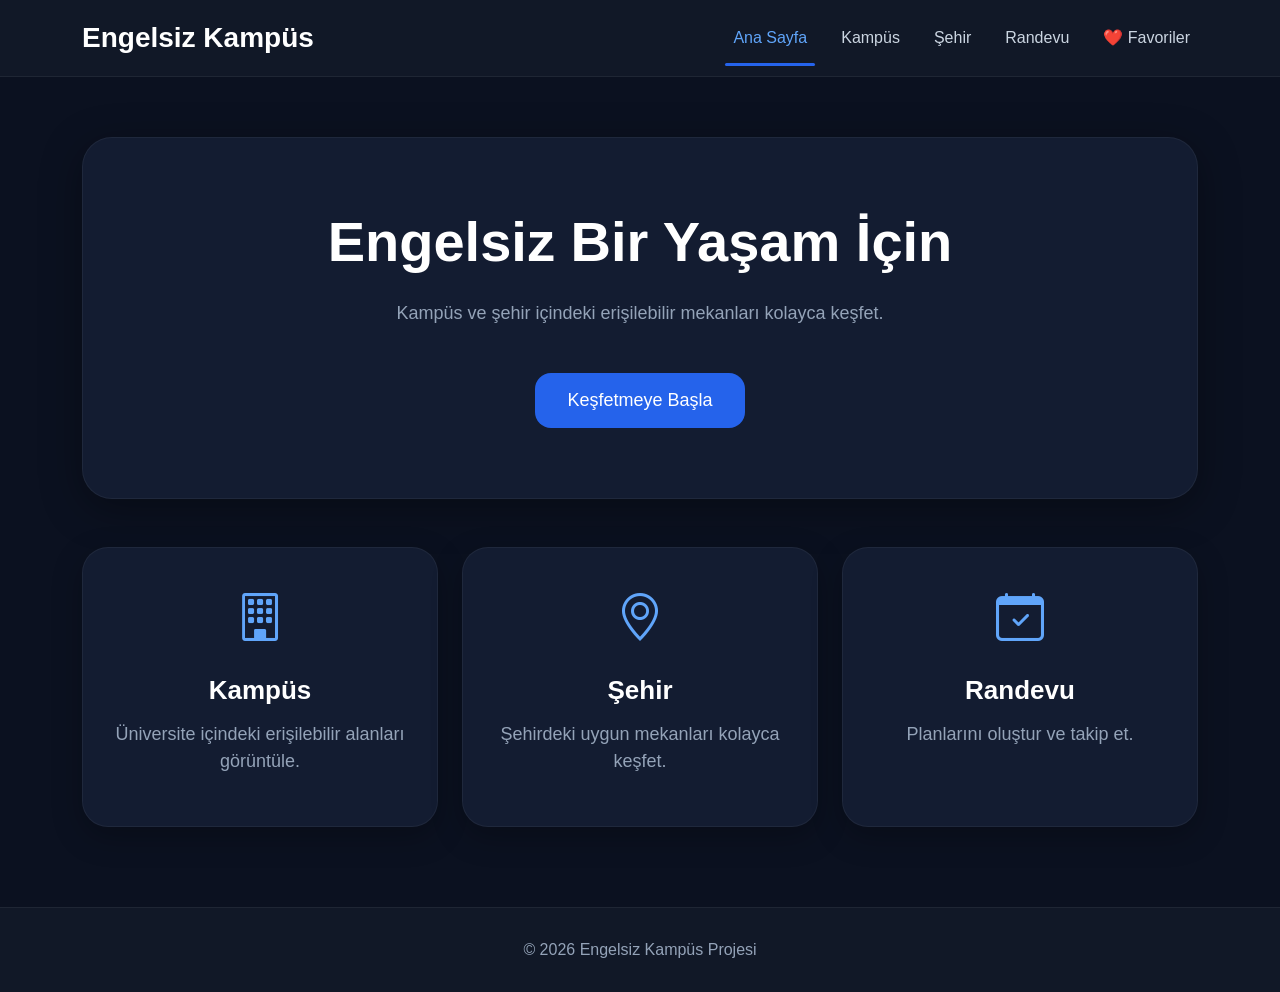
<file: index.html>
<!DOCTYPE html>
<html lang="tr">

<head>

    <meta charset="UTF-8">
    <meta name="viewport" content="width=device-width, initial-scale=1.0">

    <title>Engelsiz Kampüs</title>

    <!-- Bootstrap -->

    <link href="https://cdn.jsdelivr.net/npm/bootstrap@5.3.7/dist/css/bootstrap.min.css" rel="stylesheet">

    <!-- Icons -->

    <link rel="stylesheet"
        href="https://cdn.jsdelivr.net/npm/bootstrap-icons@1.13.1/font/bootstrap-icons.min.css">

    <!-- CSS -->

    <link rel="stylesheet" href="style.css">

</head>

<body>

    <!-- NAVBAR -->

    <nav class="navbar navbar-expand-lg navbar-dark">

        <div class="container">

            <a class="navbar-brand" href="#">
                Engelsiz Kampüs
            </a>

            <button class="navbar-toggler"
                type="button"
                data-bs-toggle="collapse"
                data-bs-target="#menu">

                <span class="navbar-toggler-icon"></span>

            </button>

            <div class="collapse navbar-collapse" id="menu">

                <ul class="navbar-nav ms-auto">

                    <li class="nav-item">
                        <a class="nav-link active" href="index.html">
                            Ana Sayfa
                        </a>
                    </li>

                    <li class="nav-item">
                        <a class="nav-link" href="kampus.html">
                            Kampüs
                        </a>
                    </li>

                    <li class="nav-item">
                        <a class="nav-link" href="sehir.html">
                            Şehir
                        </a>
                    </li>

                    <li class="nav-item">
                        <a class="nav-link" href="randevu.html">
                            Randevu
                        </a>
                    </li>
                    <li class="nav-item">
    <a class="nav-link" href="favoriler.html">
        ❤️ Favoriler
    </a>
</li>

                </ul>

            </div>

        </div>

    </nav>

    <!-- HERO -->

    <section class="container">

        <div class="hero-section text-center">

            <h1>
                Engelsiz Bir Yaşam İçin
            </h1>

            <p>
                Kampüs ve şehir içindeki erişilebilir mekanları kolayca keşfet.
            </p>

            <a href="kampus.html"
                class="btn btn-success hero-btn">

                Keşfetmeye Başla

            </a>

        </div>

    </section>

    <!-- KARTLAR -->

    <section class="container mt-5">

        <div class="row g-4">

            <div class="col-md-4">

                <div class="card-box text-center">

                    <i class="bi bi-building"></i>

                    <h3>
                        Kampüs
                    </h3>

                    <p>
                        Üniversite içindeki erişilebilir alanları görüntüle.
                    </p>

                </div>

            </div>

            <div class="col-md-4">

                <div class="card-box text-center">

                    <i class="bi bi-geo-alt"></i>

                    <h3>
                        Şehir
                    </h3>

                    <p>
                        Şehirdeki uygun mekanları kolayca keşfet.
                    </p>

                </div>

            </div>

            <div class="col-md-4">

                <div class="card-box text-center">

                    <i class="bi bi-calendar-check"></i>

                    <h3>
                        Randevu
                    </h3>

                    <p>
                        Planlarını oluştur ve takip et.
                    </p>

                </div>

            </div>

        </div>

    </section>

    <!-- FOOTER -->

    <footer>

        © 2026 Engelsiz Kampüs Projesi

    </footer>

    <!-- Bootstrap -->
<script src="https://cdn.jsdelivr.net/npm/bootstrap@5.3.7/dist/js/bootstrap.bundle.min.js"></script>

<!-- JS -->
<script src="script.js"></script>

</body>
</html>
</file>
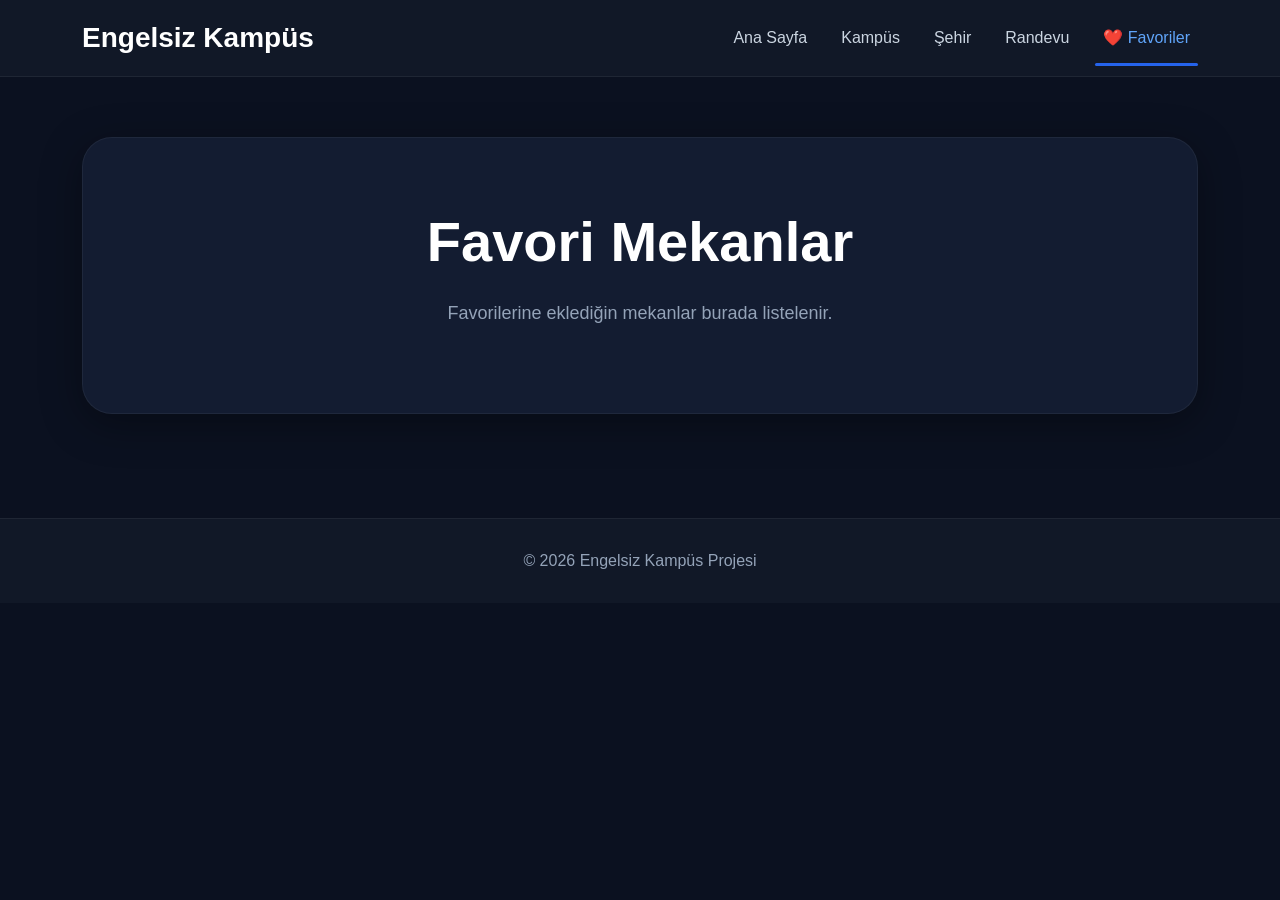
<file: favoriler.html>
<!DOCTYPE html>
<html lang="tr">
<head>

    <meta charset="UTF-8">
    <meta name="viewport" content="width=device-width, initial-scale=1.0">

    <title>Favoriler</title>

    <link href="https://cdn.jsdelivr.net/npm/bootstrap@5.3.7/dist/css/bootstrap.min.css" rel="stylesheet">

    <link rel="stylesheet" href="style.css">

</head>
<body>

<!-- NAVBAR -->

<nav class="navbar navbar-expand-lg navbar-dark">

<div class="container">

<a class="navbar-brand">
Engelsiz Kampüs
</a>

<div class="collapse navbar-collapse">

<ul class="navbar-nav ms-auto">

<li class="nav-item">
<a class="nav-link" href="index.html">
Ana Sayfa
</a>
</li>

<li class="nav-item">
<a class="nav-link" href="kampus.html">
Kampüs
</a>
</li>

<li class="nav-item">
<a class="nav-link" href="sehir.html">
Şehir
</a>
</li>

<li class="nav-item">
<a class="nav-link" href="randevu.html">
Randevu
</a>
</li>

<li class="nav-item">
<a class="nav-link active" href="favoriler.html">
❤️ Favoriler
</a>
</li>

</ul>

</div>

</div>

</nav>

<section class="container">

<div class="hero-section text-center">

<h1>
Favori Mekanlar
</h1>

<p>
Favorilerine eklediğin mekanlar burada listelenir.
</p>

</div>

</section>

<section class="container mt-5">

<div class="row g-4" id="favoriListe">

</div>

</section>

<footer>

© 2026 Engelsiz Kampüs Projesi

</footer>

<script src="script.js"></script>

</body>
</html>
</file>
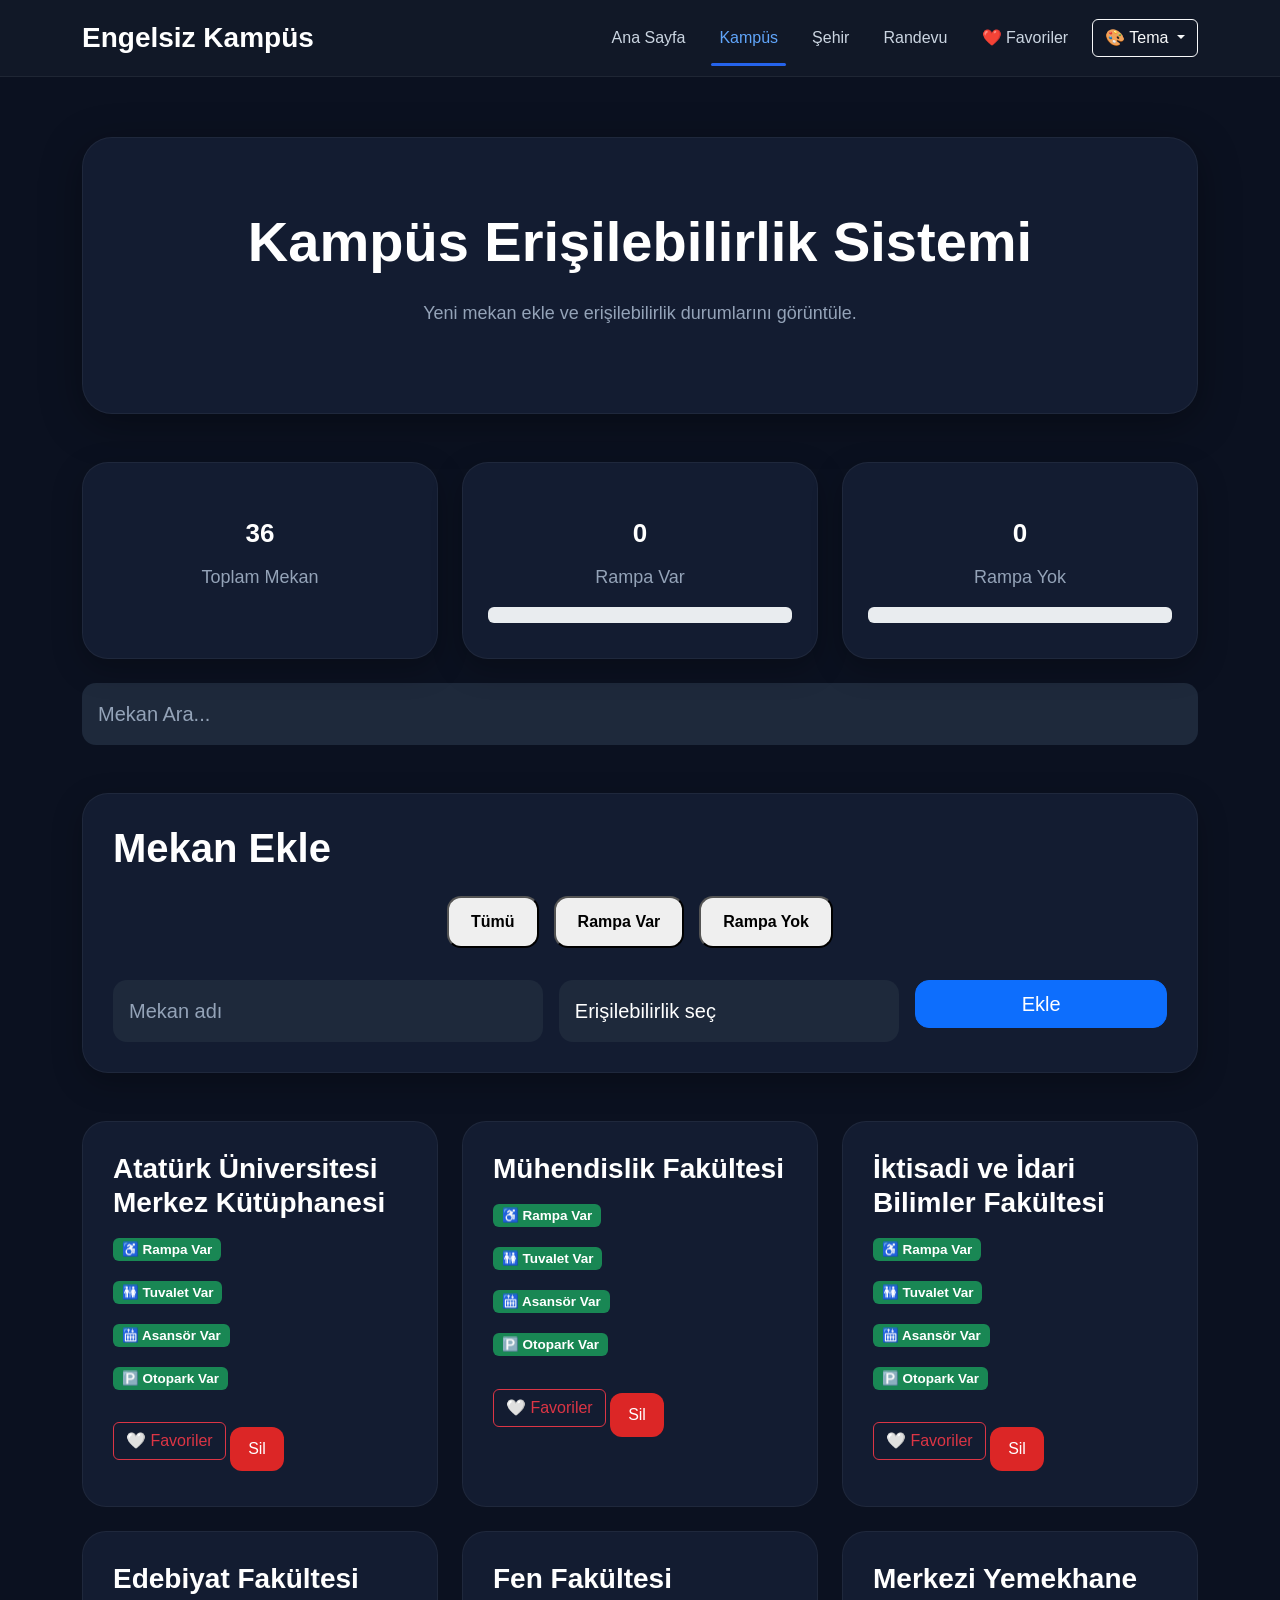
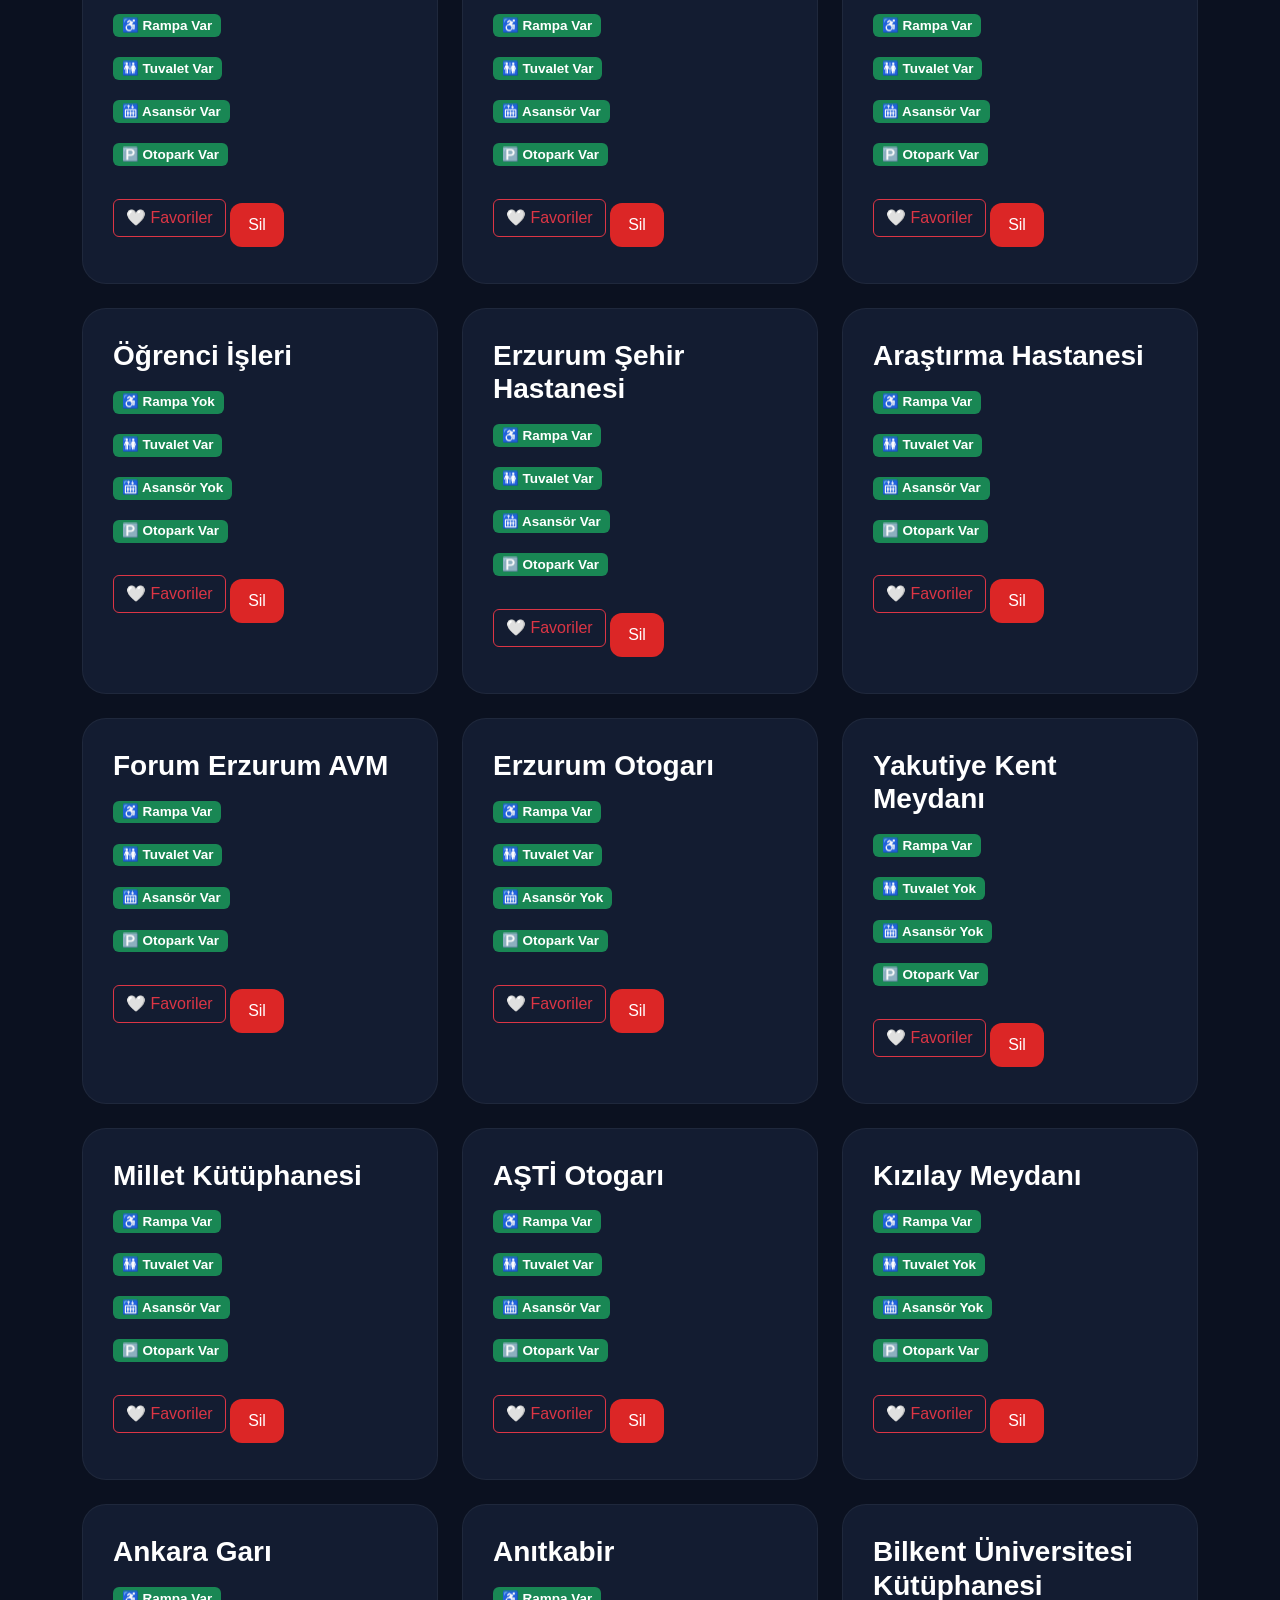
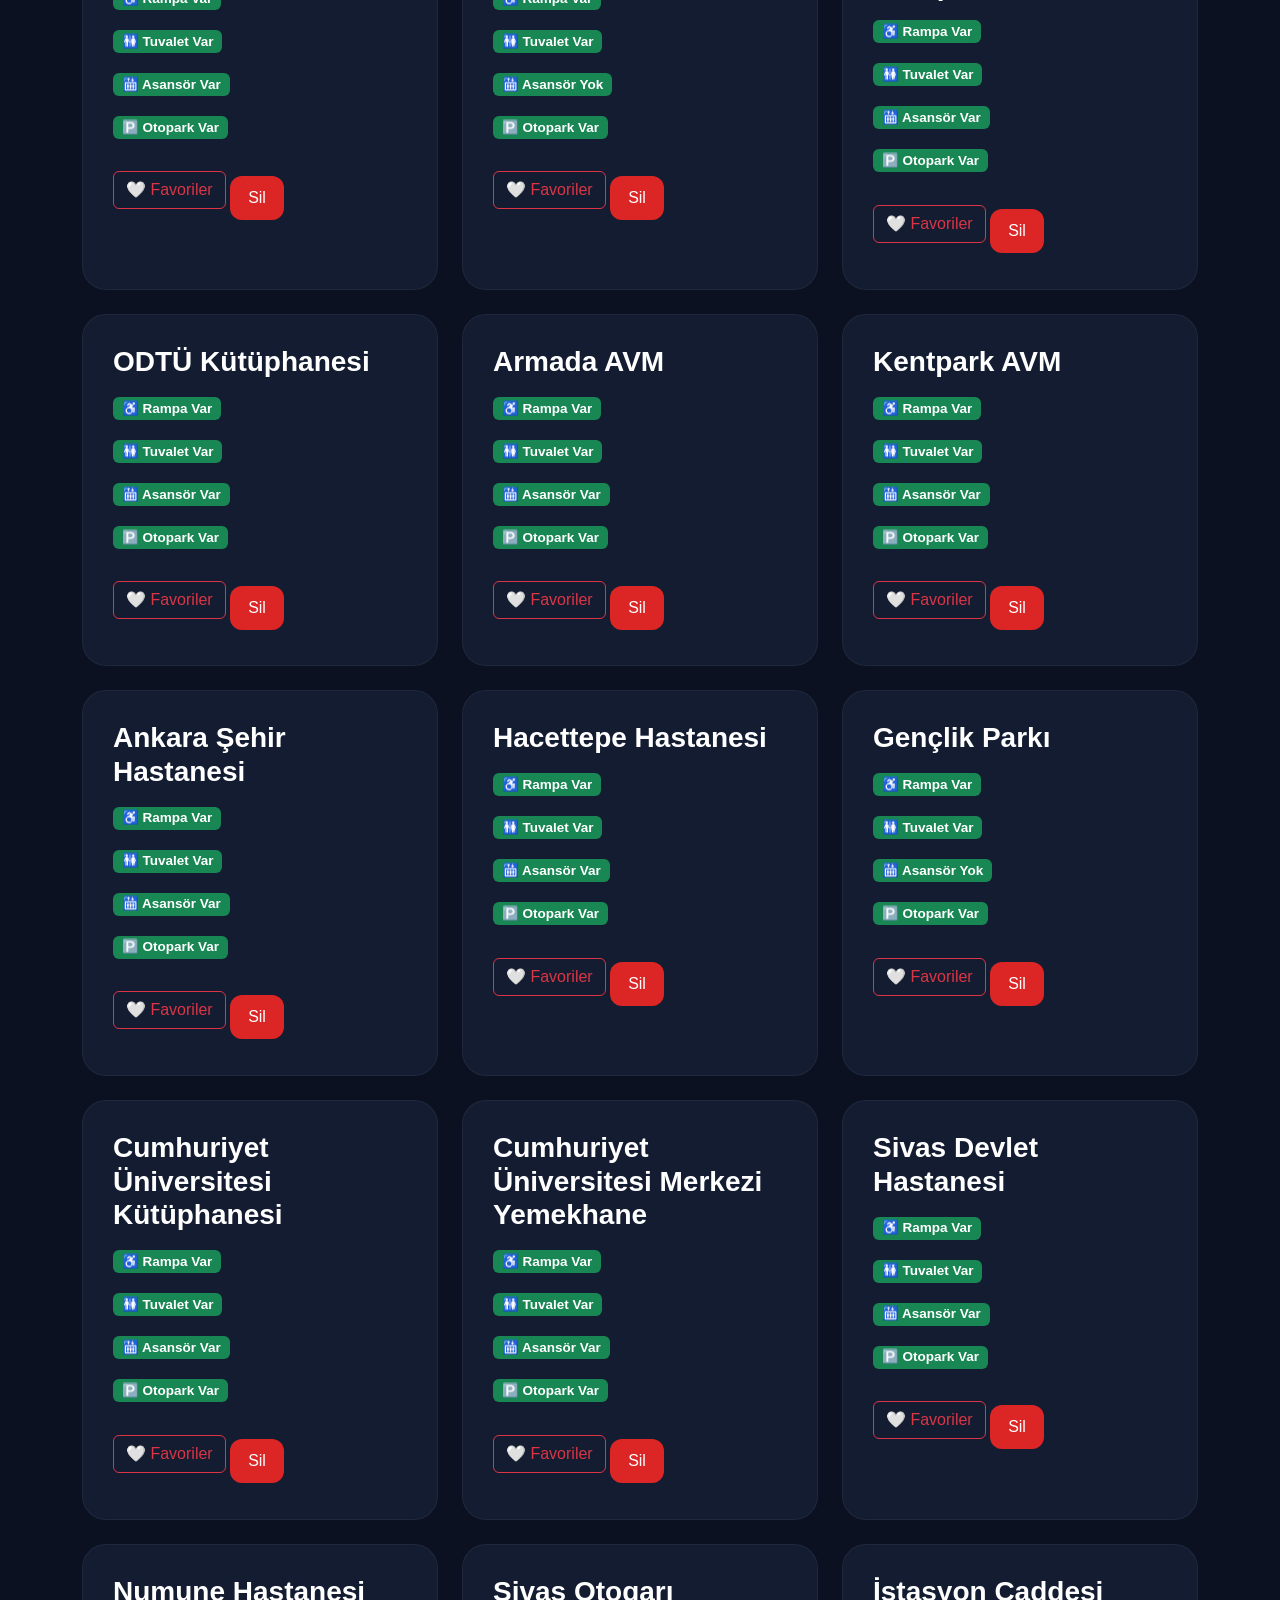
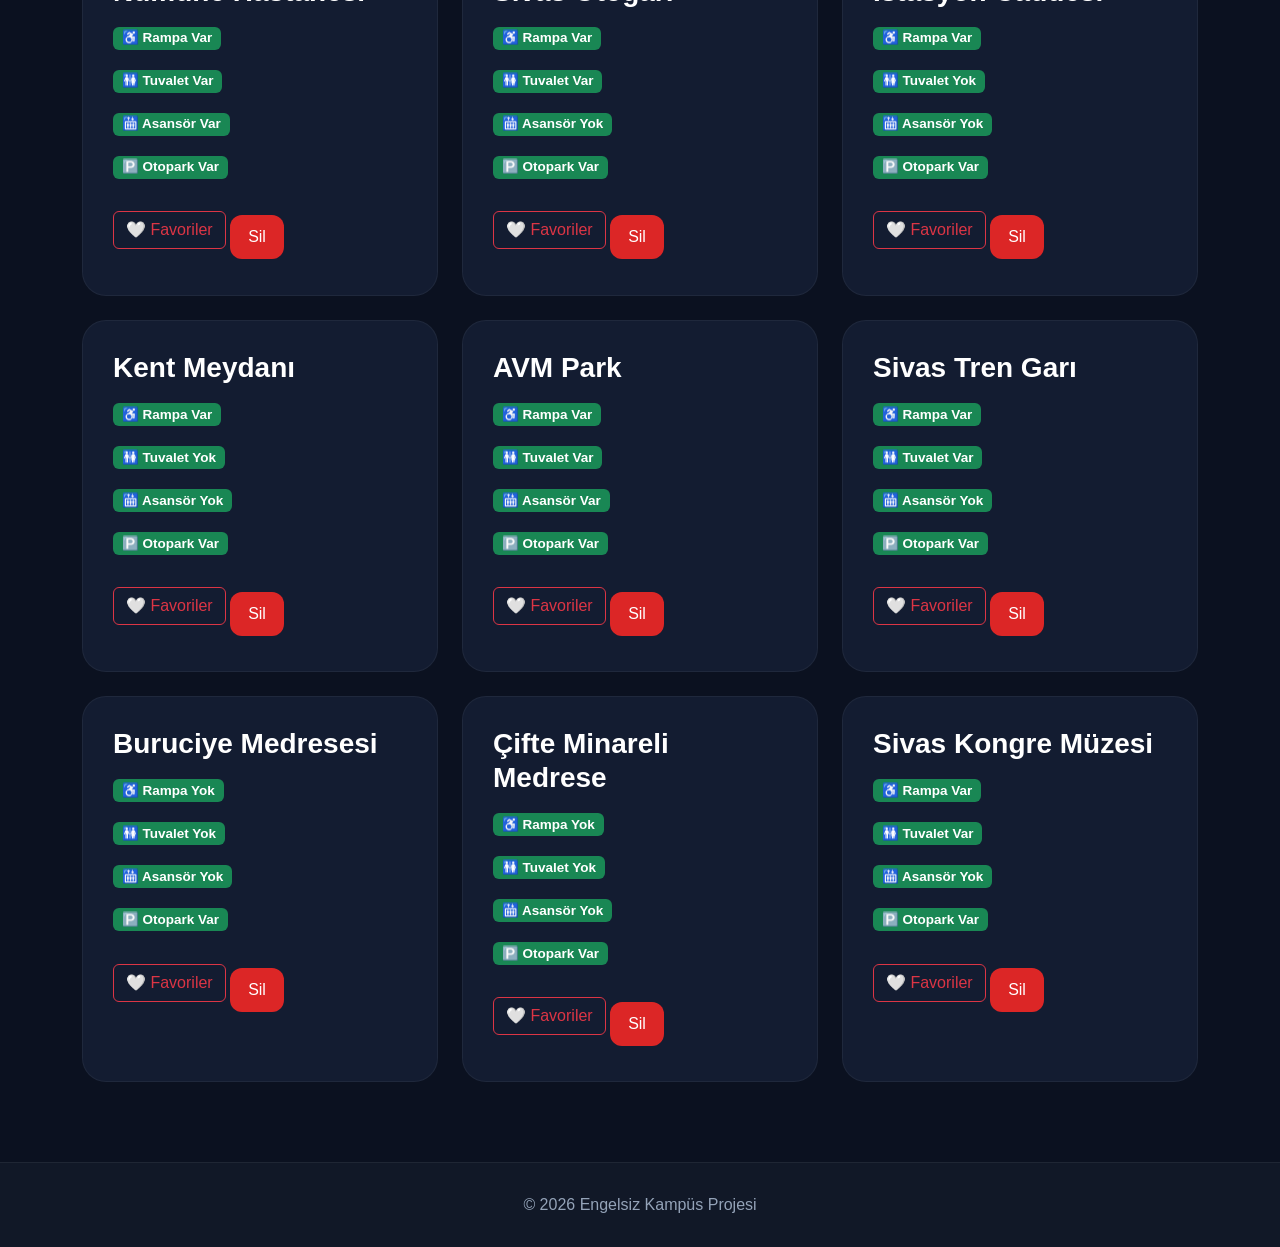
<file: kampus.html>
<!DOCTYPE html>
<html lang="tr">

<head>

    <meta charset="UTF-8">
    <meta name="viewport" content="width=device-width, initial-scale=1.0">

    <title>Kampüs</title>

    <!-- Bootstrap -->

    <link href="https://cdn.jsdelivr.net/npm/bootstrap@5.3.7/dist/css/bootstrap.min.css" rel="stylesheet">

    <!-- Bootstrap Icons -->

    <link rel="stylesheet"
        href="https://cdn.jsdelivr.net/npm/bootstrap-icons@1.13.1/font/bootstrap-icons.min.css">

    <!-- CSS -->

    <link rel="stylesheet" href="style.css">

</head>

<body>

    <!-- TOAST -->

    <div id="toastBox"></div>

    <!-- NAVBAR -->

    <nav class="navbar navbar-expand-lg navbar-dark">

        <div class="container">

            <a class="navbar-brand" href="#">
                Engelsiz Kampüs
            </a>

            <button class="navbar-toggler"
                type="button"
                data-bs-toggle="collapse"
                data-bs-target="#menu">

                <span class="navbar-toggler-icon"></span>

            </button>

            <div class="collapse navbar-collapse" id="menu">

                <ul class="navbar-nav ms-auto">

                    <li class="nav-item">
                        <a class="nav-link" href="index.html">
                            Ana Sayfa
                        </a>
                    </li>

                    <li class="nav-item">
                        <a class="nav-link active" href="kampus.html">
                            Kampüs
                        </a>
                    </li>

                    <li class="nav-item">
                        <a class="nav-link" href="sehir.html">
                            Şehir
                        </a>
                    </li>

                    <li class="nav-item">
                        <a class="nav-link" href="randevu.html">
                            Randevu
                        </a>
                    </li>
                    <li class="nav-item">
    <a class="nav-link" href="favoriler.html">
        ❤️ Favoriler
    </a>
</li>

                </ul>
                <div class="dropdown ms-3">

    <button class="btn btn-outline-light dropdown-toggle"
        type="button"
        data-bs-toggle="dropdown">

        🎨 Tema

    </button>

    <ul class="dropdown-menu dropdown-menu-dark">

        <li>

            <button class="dropdown-item"
                onclick="temaAyarla('dark')">

                Dark Mode

            </button>

        </li>

        <li>

            <button class="dropdown-item"
                onclick="temaAyarla('light')">

                Light Mode

            </button>

        </li>

        <li>

            <button class="dropdown-item"
                onclick="temaAyarla('blue')">

                Blue Mode

            </button>

        </li>

    </ul>

</div>

            </div>

        </div>

    </nav>

    <!-- HERO -->

    <section class="container">

        <div class="hero-section text-center">

            <h1>
                Kampüs Erişilebilirlik Sistemi
            </h1>

            <p>
                Yeni mekan ekle ve erişilebilirlik durumlarını görüntüle.
            </p>

        </div>

    </section>

   <!-- İSTATİSTİKLER -->

<section class="container mt-5">

    <div class="row g-4">

        <div class="col-md-4">

            <div class="card-box text-center">

                <h3 id="toplamMekan">0</h3>

                <p>Toplam Mekan</p>

            </div>

        </div>

        <div class="col-md-4">

            <div class="card-box text-center">

                <h3 id="rampaVar">0</h3>

                <p>Rampa Var</p>

                <div class="progress mt-3">

                    <div id="rampaVarBar"
                        class="progress-bar bg-success"
                        style="width:0%">
                    </div>

                </div>

            </div>

        </div>

        <div class="col-md-4">

            <div class="card-box text-center">

                <h3 id="rampaYok">0</h3>

                <p>Rampa Yok</p>

                <div class="progress mt-3">

                    <div id="rampaYokBar"
                        class="progress-bar bg-danger"
                        style="width:0%">
                    </div>

                </div>

            </div>

        </div>

    </div>

</section>

<!-- ARAMA -->

<section class="container mt-4">

    <input
        type="text"
        id="aramaKutusu"
        class="form-control form-control-lg"
        placeholder="Mekan Ara..."
        onkeyup="aramaYap()">

</section> 

    <!-- FORM -->

    <section class="container mt-5">

        <div class="form-box">

            <h2>
                Mekan Ekle
            </h2>

            <!-- FİLTRELER -->

            <div class="filter-buttons mt-4">

                <button onclick="hepsiniGoster()"
                    class="filter-btn active-filter">

                    Tümü

                </button>

                <button onclick="filtrele('Rampa Var')"
                    class="filter-btn">

                    Rampa Var

                </button>

                <button onclick="filtrele('Rampa Yok')"
                    class="filter-btn">

                    Rampa Yok

                </button>

            </div>

            <!-- INPUTLAR -->

            <div class="row g-3 mt-3">

                <div class="col-md-5">

                    <input type="text"
                        id="mekanAdi"
                        class="form-control form-control-lg"
                        placeholder="Mekan adı">

                </div>

                <div class="col-md-4">

                    <select id="durum"
                        class="form-select form-select-lg">

                        <option value="">
                            Erişilebilirlik seç
                        </option>

                        <option value="Rampa Var">
                            Rampa Var
                        </option>

                        <option value="Rampa Yok">
                            Rampa Yok
                        </option>

                    </select>

                </div>

                <div class="col-md-3">

                    <button onclick="mekanEkle()"
                        class="btn btn-primary btn-lg w-100 ekle-btn">

                        Ekle

                    </button>

                </div>

            </div>

        </div>

    </section>

    <!-- LİSTE -->

    <section class="container mt-5">

        <div class="row g-4" id="liste"></div>

    </section>

    <!-- FOOTER -->

    <footer>

        © 2026 Engelsiz Kampüs Projesi

    </footer>

    <!-- Bootstrap -->
<script src="https://cdn.jsdelivr.net/npm/bootstrap@5.3.7/dist/js/bootstrap.bundle.min.js"></script>

<!-- JS -->
<script src="script.js"></script>

</body>
</html>
</file>
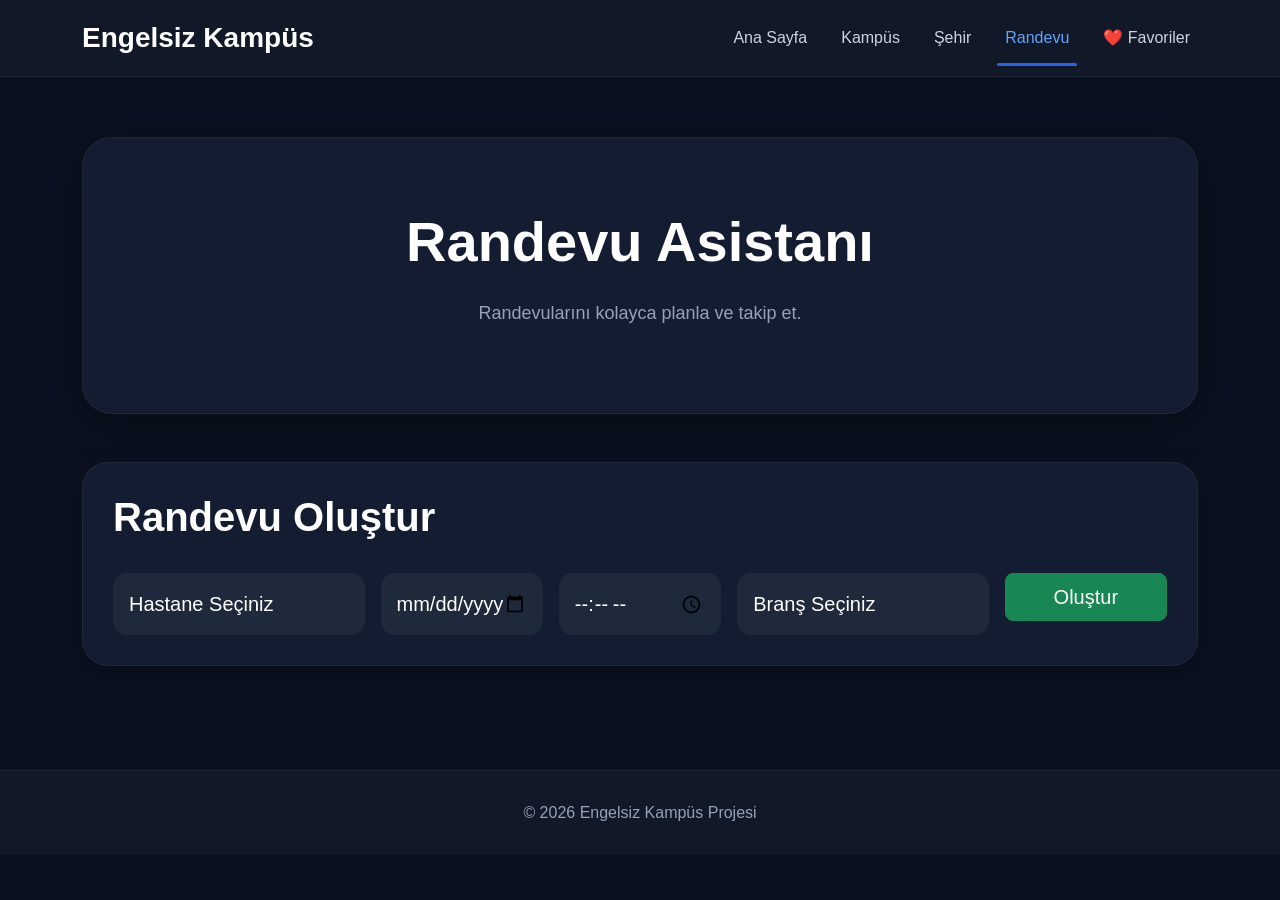
<file: randevu.html>
<!DOCTYPE html>
<html lang="tr">

<head>

    <meta charset="UTF-8">
    <meta name="viewport" content="width=device-width, initial-scale=1.0">

    <title>Randevu Sistemi</title>

    <!-- Bootstrap -->

    <link href="https://cdn.jsdelivr.net/npm/bootstrap@5.3.7/dist/css/bootstrap.min.css" rel="stylesheet">

    <!-- Bootstrap Icons -->

    <link rel="stylesheet"
        href="https://cdn.jsdelivr.net/npm/bootstrap-icons@1.13.1/font/bootstrap-icons.min.css">

    <!-- CSS -->

    <link rel="stylesheet" href="style.css">

</head>

<body>

    <!-- NAVBAR -->

    <nav class="navbar navbar-expand-lg navbar-dark">

        <div class="container">

            <a class="navbar-brand" href="#">
                Engelsiz Kampüs
            </a>

            <button class="navbar-toggler"
                type="button"
                data-bs-toggle="collapse"
                data-bs-target="#menu">

                <span class="navbar-toggler-icon"></span>

            </button>

            <div class="collapse navbar-collapse" id="menu">

                <ul class="navbar-nav ms-auto">

                    <li class="nav-item">
                        <a class="nav-link" href="index.html">
                            Ana Sayfa
                        </a>
                    </li>

                    <li class="nav-item">
                        <a class="nav-link" href="kampus.html">
                            Kampüs
                        </a>
                    </li>

                    <li class="nav-item">
                        <a class="nav-link" href="sehir.html">
                            Şehir
                        </a>
                    </li>

                    <li class="nav-item">
                        <a class="nav-link active" href="randevu.html">
                            Randevu
                        </a>
                    </li>
                    <li class="nav-item">
    <a class="nav-link" href="favoriler.html">
        ❤️ Favoriler
    </a>
</li>

                </ul>

            </div>

        </div>

    </nav>

    <!-- HERO -->

    <section class="container">

        <div class="hero-section text-center">

            <h1>
                Randevu Asistanı
            </h1>

            <p>
                Randevularını kolayca planla ve takip et.
            </p>

        </div>

    </section>

    <!-- FORM -->

    <section class="container mt-5">

        <div class="form-box">

            <h2>
    Randevu Oluştur
</h2>

<div class="row g-3 mt-3">

    <!-- Hastane -->
    <div class="col-md-3">

        <select
        id="randevuAdi"
        class="form-select form-select-lg">

            <option value="">Hastane Seçiniz</option>

<!-- ERZURUM -->
<option>Atatürk Üniversitesi Araştırma Hastanesi</option>
<option>Erzurum Şehir Hastanesi</option>
<option>Bölge Eğitim ve Araştırma Hastanesi</option>
<option>Palandöken Devlet Hastanesi</option>
<option>Mareşal Çakmak Devlet Hastanesi</option>
<option>Nenehatun Kadın Doğum Hastanesi</option>
<option>Şenkaya Devlet Hastanesi</option>
<option>Oltu Devlet Hastanesi</option>
<option>Horasan Devlet Hastanesi</option>
<option>Pasinler Devlet Hastanesi</option>

<!-- ANKARA -->
<option>Ankara Şehir Hastanesi</option>
<option>Hacettepe Üniversitesi Hastanesi</option>
<option>İbn-i Sina Hastanesi</option>
<option>Cebeci Araştırma Hastanesi</option>
<option>Gazi Üniversitesi Hastanesi</option>
<option>Ankara Eğitim ve Araştırma Hastanesi</option>
<option>Dışkapı Yıldırım Beyazıt Eğitim ve Araştırma Hastanesi</option>
<option>Etlik Şehir Hastanesi</option>
<option>Yüksek İhtisas Hastanesi</option>
<option>Keçiören Eğitim ve Araştırma Hastanesi</option>
<option>Dr. Sami Ulus Çocuk Hastanesi</option>
<option>Numune Hastanesi</option>

<!-- SİVAS -->
<option>Sivas Numune Hastanesi</option>
<option>Sivas Cumhuriyet Üniversitesi Hastanesi</option>
<option>Sivas Devlet Hastanesi</option>
<option>Sivas Ağız ve Diş Sağlığı Merkezi</option>
<option>Şarkışla Devlet Hastanesi</option>
<option>Suşehri Devlet Hastanesi</option>
<option>Kangal Devlet Hastanesi</option>
<option>Gemerek Devlet Hastanesi</option>
<option>Zara Devlet Hastanesi</option>
<option>Divriği Sadık Özgür Devlet Hastanesi</option>
<option>Yıldızeli Devlet Hastanesi</option><option value="">Hastane Seçiniz</option>

<!-- ERZURUM -->
<option>Atatürk Üniversitesi Araştırma Hastanesi</option>
<option>Erzurum Şehir Hastanesi</option>
<option>Bölge Eğitim ve Araştırma Hastanesi</option>
<option>Palandöken Devlet Hastanesi</option>
<option>Mareşal Çakmak Devlet Hastanesi</option>
<option>Nenehatun Kadın Doğum Hastanesi</option>
<option>Şenkaya Devlet Hastanesi</option>
<option>Oltu Devlet Hastanesi</option>
<option>Horasan Devlet Hastanesi</option>
<option>Pasinler Devlet Hastanesi</option>

<!-- ANKARA -->
<option>Ankara Şehir Hastanesi</option>
<option>Hacettepe Üniversitesi Hastanesi</option>
<option>İbn-i Sina Hastanesi</option>
<option>Cebeci Araştırma Hastanesi</option>
<option>Gazi Üniversitesi Hastanesi</option>
<option>Ankara Eğitim ve Araştırma Hastanesi</option>
<option>Dışkapı Yıldırım Beyazıt Eğitim ve Araştırma Hastanesi</option>
<option>Etlik Şehir Hastanesi</option>
<option>Yüksek İhtisas Hastanesi</option>
<option>Keçiören Eğitim ve Araştırma Hastanesi</option>
<option>Dr. Sami Ulus Çocuk Hastanesi</option>
<option>Numune Hastanesi</option>

<!-- SİVAS -->
<option>Sivas Numune Hastanesi</option>
<option>Sivas Cumhuriyet Üniversitesi Hastanesi</option>
<option>Sivas Devlet Hastanesi</option>
<option>Sivas Ağız ve Diş Sağlığı Merkezi</option>
<option>Şarkışla Devlet Hastanesi</option>
<option>Suşehri Devlet Hastanesi</option>
<option>Kangal Devlet Hastanesi</option>
<option>Gemerek Devlet Hastanesi</option>
<option>Zara Devlet Hastanesi</option>
<option>Divriği Sadık Özgür Devlet Hastanesi</option>
<option>Yıldızeli Devlet Hastanesi</option>

        </select>

    </div>

    <!-- Tarih -->
    <div class="col-md-2">

        <input
        type="date"
        id="randevuTarih"
        class="form-control form-control-lg">

    </div>

    <!-- Saat -->
    <div class="col-md-2">

        <input
        type="time"
        id="randevuSaat"
        class="form-control form-control-lg">

    </div>

    <!-- Branş -->
    <div class="col-md-3">

        <select
        id="randevuBrans"
        class="form-select form-select-lg">

           <option value="">Branş Seçiniz</option>

<option>👁️ Göz Hastalıkları</option>
<option>❤️ Kardiyoloji</option>
<option>🦴 Ortopedi ve Travmatoloji</option>
<option>🩺 Dahiliye (İç Hastalıkları)</option>
<option>✨ Dermatoloji (Cildiye)</option>
<option>🧠 Nöroloji</option>
<option>🧠 Beyin ve Sinir Cerrahisi</option>
<option>🫁 Göğüs Hastalıkları</option>
<option>👂 Kulak Burun Boğaz (KBB)</option>
<option>🦷 Diş Hekimliği</option>
<option>👶 Çocuk Sağlığı ve Hastalıkları</option>
<option>🤰 Kadın Hastalıkları ve Doğum</option>
<option>🩹 Genel Cerrahi</option>
<option>🩸 Hematoloji</option>
<option>💉 Enfeksiyon Hastalıkları</option>
<option>🩻 Radyoloji</option>
<option>🧪 Tıbbi Biyokimya</option>
<option>🩺 Fizik Tedavi ve Rehabilitasyon</option>
<option>🧘 Psikiyatri</option>
<option>🧬 Endokrinoloji</option>
<option>🩸 Nefroloji</option>
<option>🫀 Kalp ve Damar Cerrahisi</option>
<option>🚑 Acil Tıp</option>
<option>🩹 Plastik Cerrahi</option>
<option>🦠 Romatoloji</option>
<option>🍽️ Gastroenteroloji</option>
<option>🫁 Göğüs Cerrahisi</option>
<option>⚕️ Üroloji</option>
<option>👴 Geriatri</option>
<option>🧬 Onkoloji</option>
<option>🤧 Alerji ve İmmünoloji</option>

        </select>

    </div>

    <!-- Buton -->
    <div class="col-md-2">

        <button
        onclick="randevuEkle()"
        class="btn btn-success btn-lg w-100">

            Oluştur

        </button>

    </div>

</div>

        </div>

    </section>

    <section class="container mt-5">

    <div class="row g-4" id="randevuListe"></div>

</section>

    <!-- FOOTER -->

    <footer>

        © 2026 Engelsiz Kampüs Projesi

    </footer>

    <!-- Bootstrap -->
<script src="https://cdn.jsdelivr.net/npm/bootstrap@5.3.7/dist/js/bootstrap.bundle.min.js"></script>

<!-- JS -->
<script src="script.js"></script>

</body>
</html>
</file>
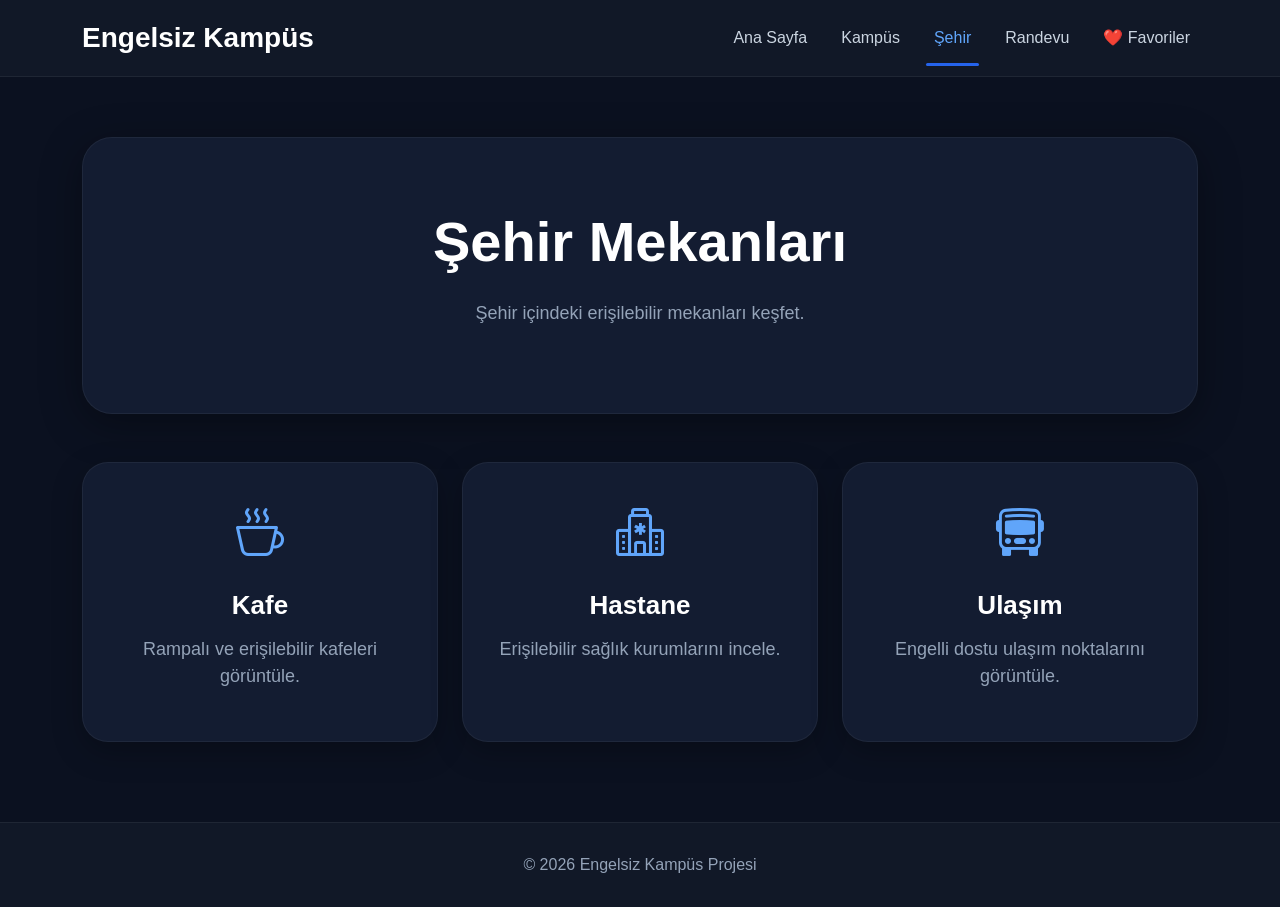
<file: sehir.html>
<!DOCTYPE html>
<html lang="tr">

<head>

    <meta charset="UTF-8">
    <meta name="viewport" content="width=device-width, initial-scale=1.0">

    <title>Şehir Mekanları</title>

    <!-- Bootstrap -->

    <link href="https://cdn.jsdelivr.net/npm/bootstrap@5.3.7/dist/css/bootstrap.min.css" rel="stylesheet">

    <!-- Bootstrap Icons -->

    <link rel="stylesheet"
        href="https://cdn.jsdelivr.net/npm/bootstrap-icons@1.13.1/font/bootstrap-icons.min.css">

    <!-- CSS -->

    <link rel="stylesheet" href="style.css">

</head>

<body>

    <!-- NAVBAR -->

    <nav class="navbar navbar-expand-lg navbar-dark">

        <div class="container">

            <a class="navbar-brand" href="#">
                Engelsiz Kampüs
            </a>

            <button class="navbar-toggler"
                type="button"
                data-bs-toggle="collapse"
                data-bs-target="#menu">

                <span class="navbar-toggler-icon"></span>

            </button>

            <div class="collapse navbar-collapse" id="menu">

                <ul class="navbar-nav ms-auto">

                    <li class="nav-item">
                        <a class="nav-link" href="index.html">
                            Ana Sayfa
                        </a>
                    </li>

                    <li class="nav-item">
                        <a class="nav-link" href="kampus.html">
                            Kampüs
                        </a>
                    </li>

                    <li class="nav-item">
                        <a class="nav-link active" href="sehir.html">
                            Şehir
                        </a>
                    </li>

                    <li class="nav-item">
                        <a class="nav-link" href="randevu.html">
                            Randevu
                        </a>
                    </li>
                    <li class="nav-item">
    <a class="nav-link" href="favoriler.html">
        ❤️ Favoriler
    </a>
</li>

                </ul>

            </div>

        </div>

    </nav>

    <!-- HERO -->

    <section class="container">

        <div class="hero-section text-center">

            <h1>
                Şehir Mekanları
            </h1>

            <p>
                Şehir içindeki erişilebilir mekanları keşfet.
            </p>

        </div>

    </section>

    <!-- KARTLAR -->

    <section class="container mt-5">

        <div class="row g-4">

            <!-- Kart -->

            <div class="col-md-4">

                <div class="card-box text-center">

                    <i class="bi bi-cup-hot"></i>

                    <h3>
                        Kafe
                    </h3>

                    <p>
                        Rampalı ve erişilebilir kafeleri görüntüle.
                    </p>

                </div>

            </div>

            <!-- Kart -->

            <div class="col-md-4">

                <div class="card-box text-center">

                    <i class="bi bi-hospital"></i>

                    <h3>
                        Hastane
                    </h3>

                    <p>
                        Erişilebilir sağlık kurumlarını incele.
                    </p>

                </div>

            </div>

            <!-- Kart -->

            <div class="col-md-4">

                <div class="card-box text-center">

                    <i class="bi bi-bus-front"></i>

                    <h3>
                        Ulaşım
                    </h3>

                    <p>
                        Engelli dostu ulaşım noktalarını görüntüle.
                    </p>

                </div>

            </div>

        </div>

    </section>

    <!-- FOOTER -->

    <footer>

        © 2026 Engelsiz Kampüs Projesi

    </footer>

    <!-- Bootstrap -->
<script src="https://cdn.jsdelivr.net/npm/bootstrap@5.3.7/dist/js/bootstrap.bundle.min.js"></script>

<!-- JS -->
<script src="script.js"></script>

</body>
</html>
</file>
<file: style.css>
/* GENEL */

body{

    background:#0b1120;

    font-family:'Segoe UI',sans-serif;

    color:#e2e8f0;

    min-height:100vh;
}

/* NAVBAR */

.navbar{

    background:#111827;

   padding:12px 0;

    border-bottom:1px solid rgba(255,255,255,0.06);
}

.navbar-brand{

    font-size:28px;

    font-weight:700;

    color:white !important;
}

.nav-link{

    color:#cbd5e1 !important;

    margin-left:18px;

    transition:0.3s;

    font-weight:500;
}

.nav-link:hover{

    color:#60a5fa !important;
}

/* HERO */

.hero-section{

    background:#131c31;

    border:1px solid rgba(255,255,255,0.05);

    padding:70px 40px;

    border-radius:30px;

    margin-top:60px;

    text-align:center;

    box-shadow:
    0 10px 40px rgba(0,0,0,0.35);
}

.hero-section h1{

    font-size:56px;

    font-weight:800;

    color:white;
}

.hero-section p{

    margin-top:25px;

    font-size:18px;

    color:#94a3b8;
}

.hero-btn{

    margin-top:30px;

    padding:14px 32px;

    border-radius:16px;

    font-size:18px;

    background:#2563eb;

    border:none;
}

/* KARTLAR */

.card-box{

    background:#131c31;

    border:1px solid rgba(255,255,255,0.05);

    border-radius:26px;

    padding:35px 25px;

    text-align:center;

    transition:0.3s;

    height:100%;

    box-shadow:
    0 10px 30px rgba(0,0,0,0.25);
}

.card-box:hover{

    transform:translateY(-10px);

    border-color:#2563eb;
}

.card-box i{

    font-size:48px;

    color:#60a5fa;
}

.card-box h3{

    margin-top:20px;

    font-size:26px;

    font-weight:700;

    color:white;
}

.card-box p{

    margin-top:15px;

    font-size:18px;

    color:#94a3b8;
}

/* FORM */

.form-box{

    background:#131c31;

    border:1px solid rgba(255,255,255,0.05);

    border-radius:26px;

    padding:30px;

    box-shadow:
    0 10px 30px rgba(0,0,0,0.25);
}

.form-box h2{

    color:white;

    font-size:40px;

    font-weight:700;
}

/* INPUT */

.form-control,
.form-select{

    background:#1e293b !important;

    border:none !important;

    color:white !important;

    border-radius:14px !important;

    padding:16px !important;
}

.form-control::placeholder{

    color:#94a3b8;
}

/* MEKAN KART */

.mekan-card{

    background:#131c31;

    border:1px solid rgba(255,255,255,0.05);

    border-radius:24px;

    padding:30px;

    transition:0.3s;

    height:100%;
}

.mekan-card:hover{

    transform:translateY(-8px);

    border-color:#2563eb;
}

.mekan-card h3{

    color:white;

    font-size:28px;

    font-weight:700;
}

.mekan-card p{

    color:#94a3b8;

    margin-top:15px;

    font-size:18px;
}

/* BUTONLAR */

.sil-btn{

    margin-top:20px;

    border:none;

    background:#dc2626;

    color:white;

    padding:10px 18px;

    border-radius:12px;
}

.ekle-btn{

    border-radius:14px !important;
}

/* FOOTER */

footer{

    margin-top:80px;

    background:#111827;

    color:#94a3b8;

    text-align:center;

    padding:30px;

    border-top:1px solid rgba(255,255,255,0.06);
}

/* RESPONSIVE */

@media(max-width:768px){

    .hero-section{

        padding:60px 20px;
    }

    .hero-section h1{

        font-size:42px;
    }

    .hero-section p{

        font-size:18px;
    }

}
/* TOAST */

#toastBox{

    position:fixed;

    bottom:30px;

    right:30px;

    z-index:9999;
}

.toast-notification{

    background:#1e293b;

    color:white;

    padding:16px 22px;

    margin-top:15px;

    border-radius:14px;

    min-width:280px;

    box-shadow:
    0 10px 30px rgba(0,0,0,0.35);

    animation:slideIn 0.4s ease;
}

/* ANİMASYON */

@keyframes slideIn{

    from{

        transform:translateX(100px);

        opacity:0;
    }

    to{

        transform:translateX(0);

        opacity:1;
    }
}
/* FİLTRE */

.filter-buttons{

    display:flex;

    gap:15px;

    justify-content:center;

    flex-wrap:wrap;
}

.filter-buttons button{

    padding:12px 22px;

    border-radius:14px;

    font-weight:600;
}
/* AKTİF MENÜ */

.nav-link.active{

    color:#60a5fa !important;

    position:relative;
}

.nav-link.active::after{

    content:"";

    position:absolute;

    left:0;

    bottom:-8px;

    width:100%;

    height:3px;

    background:#2563eb;

    border-radius:20px;
}

/* PREMIUM HOVER */

.card-box:hover,
.mekan-card:hover{

    transform:
    translateY(-10px)
    scale(1.02);

    box-shadow:
    0 15px 40px rgba(37,99,235,0.25);

    border-color:#3b82f6;
}

/* BUTON HOVER */

.ekle-btn:hover{

    transform:translateY(-2px);

    transition:0.3s;
}
/* =========================
   LIGHT MODE
========================= */

.light-mode{

    background:#f1f5f9;

    color:#0f172a;
}

.light-mode .navbar{

    background:white;
}

.light-mode .navbar-brand{

    color:#0f172a !important;
}

.light-mode .nav-link{

    color:#0f172a !important;
}

.light-mode .hero-section,
.light-mode .card-box,
.light-mode .form-box,
.light-mode .mekan-card{

    background:white;

    color:#0f172a;

    border:1px solid #dbeafe;
}

.light-mode .hero-section p,
.light-mode .card-box p,
.light-mode .mekan-card p{

    color:#475569 !important;
}

.light-mode h1,
.light-mode h2,
.light-mode h3{

    color:#0f172a !important;
}

.light-mode footer{

    background:white;

    color:#475569;
}

/* =========================
   BLUE MODE
========================= */

.blue-mode{

    background:#0f172a;
}

.blue-mode .navbar{

    background:#2563eb;
}

.blue-mode .navbar-brand{

    color:white !important;
}

.blue-mode .nav-link{

    color:#dbeafe !important;
}

.blue-mode .hero-section,
.blue-mode .card-box,
.blue-mode .form-box,
.blue-mode .mekan-card{

    background:#1e40af;

    border:1px solid #60a5fa;
}

.blue-mode .hero-section h1,
.blue-mode .card-box h3,
.blue-mode .form-box h2,
.blue-mode .mekan-card h3{

    color:white;
}

.blue-mode .hero-section p,
.blue-mode .card-box p,
.blue-mode .mekan-card p{

    color:#dbeafe;
}

.blue-mode footer{

    background:#1d4ed8;

    color:white;
}
/* YAKLAŞAN RANDEVU */

.yaklasan-randevu{

    border:2px solid #3b82f6;

    box-shadow:
    0 0 20px rgba(59,130,246,0.35);
}

/* GEÇMİŞ RANDEVU */

.gecmis-randevu{

    border:2px solid #64748b;

    background:#0f172a;

    opacity:0.65;
}
</file>
